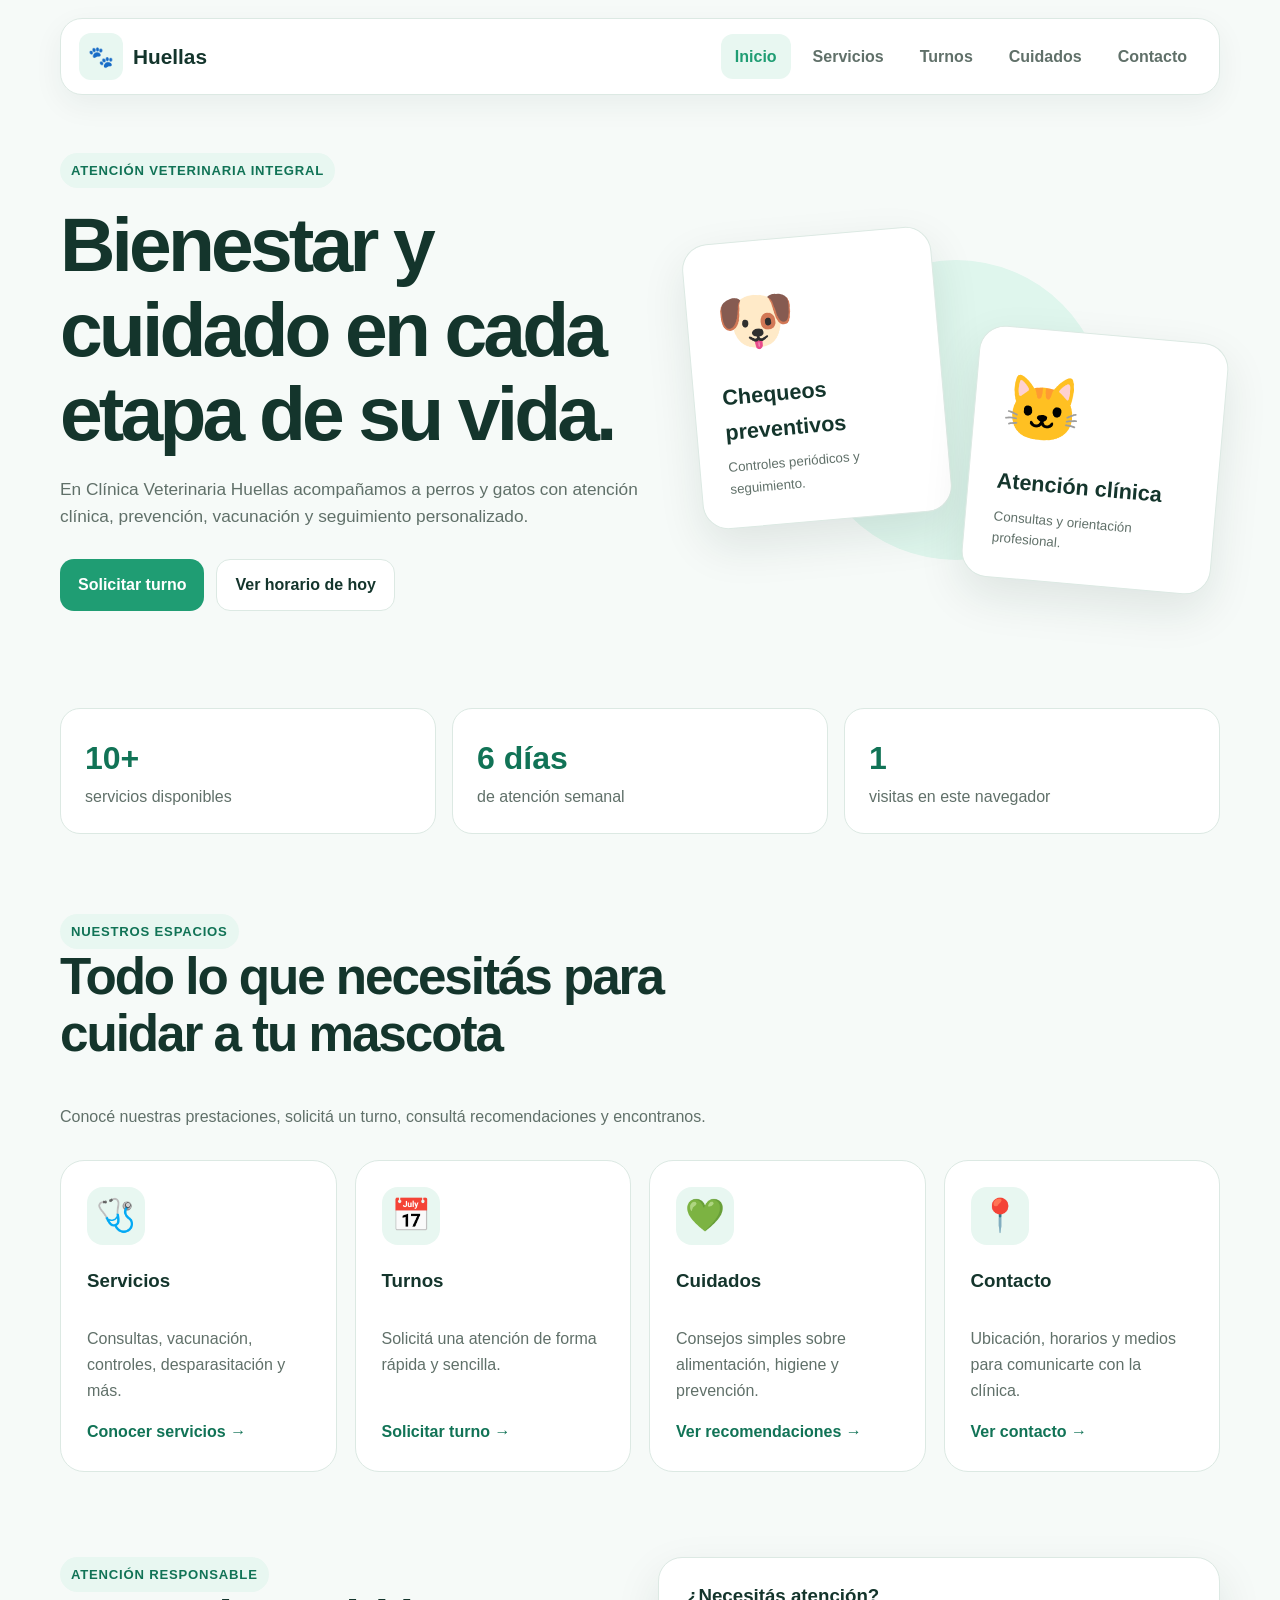
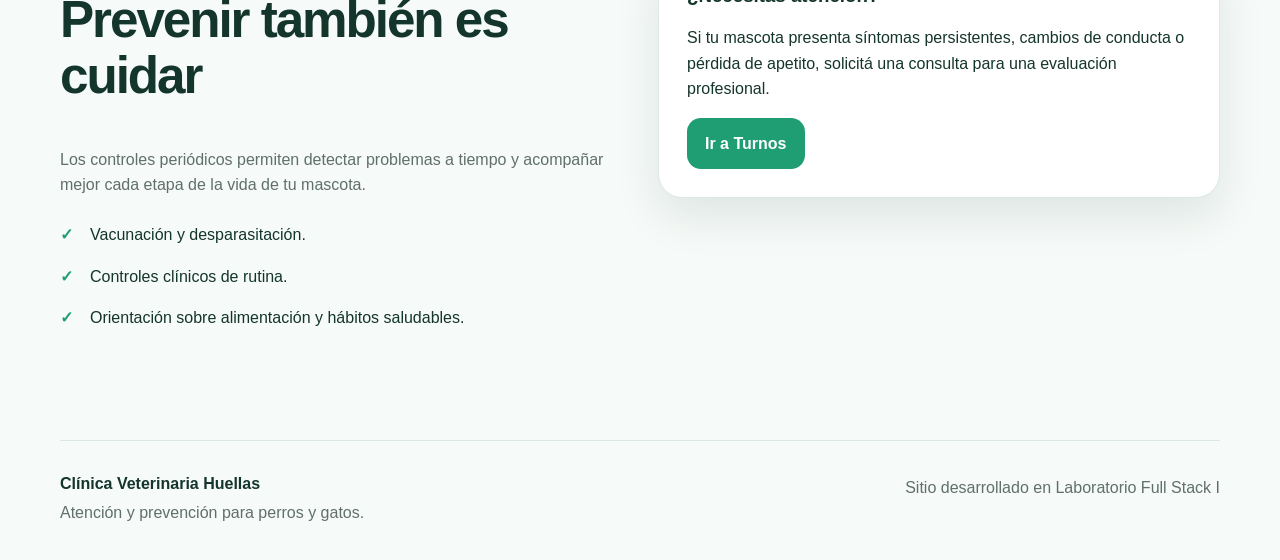
<file: index.html>
<!doctype html>
<html lang="es">
<head>
  <meta charset="utf-8">
  <meta name="viewport" content="width=device-width,initial-scale=1">
  <title>Clínica Veterinaria Huellas</title>
  <link rel="stylesheet" href="css/estilos.css">
</head>
<body>
<header class="topbar">
  <a class="logo" href="index.html"><span>🐾</span> Huellas</a>
  <button id="menuBtn" class="menuBtn" aria-label="Abrir menú">☰</button>
  <nav id="menu" class="menu">
    <a class="activo" href="index.html">Inicio</a>
    <a href="paginas/servicios.html">Servicios</a>
    <a href="paginas/turnos.html">Turnos</a>
    <a href="paginas/cuidados.html">Cuidados</a>
    <a href="paginas/contacto.html">Contacto</a>
  </nav>
</header>

<main>
  <section class="hero contenedor">
    <div>
      <span class="tag">Atención veterinaria integral</span>
      <h1>Bienestar y cuidado en cada etapa de su vida.</h1>
      <p class="lead">
        En Clínica Veterinaria Huellas acompañamos a perros y gatos con atención clínica,
        prevención, vacunación y seguimiento personalizado.
      </p>
      <div class="acciones">
        <a class="btn primario" href="paginas/turnos.html">Solicitar turno</a>
        <button class="btn secundario" id="horarioBtn">Ver horario de hoy</button>
      </div>
      <p id="horario" class="mensaje"></p>
    </div>

    <div class="heroVisual" aria-hidden="true">
      <article class="petCard perro">
        <span>🐶</span>
        <b>Chequeos preventivos</b>
        <small>Controles periódicos y seguimiento.</small>
      </article>
      <article class="petCard gato">
        <span>🐱</span>
        <b>Atención clínica</b>
        <small>Consultas y orientación profesional.</small>
      </article>
    </div>
  </section>

  <section class="stats contenedor">
    <article><strong>10+</strong><span>servicios disponibles</span></article>
    <article><strong>6 días</strong><span>de atención semanal</span></article>
    <article><strong id="contador">0</strong><span>visitas en este navegador</span></article>
  </section>

  <section class="contenedor seccion">
    <div class="titulo">
      <span class="tag">Nuestros espacios</span>
      <h2>Todo lo que necesitás para cuidar a tu mascota</h2>
      <p>Conocé nuestras prestaciones, solicitá un turno, consultá recomendaciones y encontranos.</p>
    </div>

    <div class="grid">
      <a class="card" href="paginas/servicios.html">
        <span class="icono">🩺</span>
        <h3>Servicios</h3>
        <p>Consultas, vacunación, controles, desparasitación y más.</p>
        <b>Conocer servicios →</b>
      </a>
      <a class="card" href="paginas/turnos.html">
        <span class="icono">📅</span>
        <h3>Turnos</h3>
        <p>Solicitá una atención de forma rápida y sencilla.</p>
        <b>Solicitar turno →</b>
      </a>
      <a class="card" href="paginas/cuidados.html">
        <span class="icono">💚</span>
        <h3>Cuidados</h3>
        <p>Consejos simples sobre alimentación, higiene y prevención.</p>
        <b>Ver recomendaciones →</b>
      </a>
      <a class="card" href="paginas/contacto.html">
        <span class="icono">📍</span>
        <h3>Contacto</h3>
        <p>Ubicación, horarios y medios para comunicarte con la clínica.</p>
        <b>Ver contacto →</b>
      </a>
    </div>
  </section>

  <section class="contenedor dosColumnas">
    <div>
      <span class="tag">Atención responsable</span>
      <h2>Prevenir también es cuidar</h2>
      <p class="texto">
        Los controles periódicos permiten detectar problemas a tiempo y acompañar mejor
        cada etapa de la vida de tu mascota.
      </p>
      <ul class="check">
        <li>Vacunación y desparasitación.</li>
        <li>Controles clínicos de rutina.</li>
        <li>Orientación sobre alimentación y hábitos saludables.</li>
      </ul>
    </div>
    <div class="nota">
      <h3>¿Necesitás atención?</h3>
      <p>
        Si tu mascota presenta síntomas persistentes, cambios de conducta o pérdida de apetito,
        solicitá una consulta para una evaluación profesional.
      </p>
      <a class="btn primario" href="paginas/turnos.html">Ir a Turnos</a>
    </div>
  </section>
</main>

<footer class="footer contenedor">
  <div>
    <b>Clínica Veterinaria Huellas</b>
    <p>Atención y prevención para perros y gatos.</p>
  </div>
  <p class="materia">Sitio desarrollado en Laboratorio Full Stack I</p>
</footer>

<script src="js/script.js"></script>
</body>
</html>
</file>
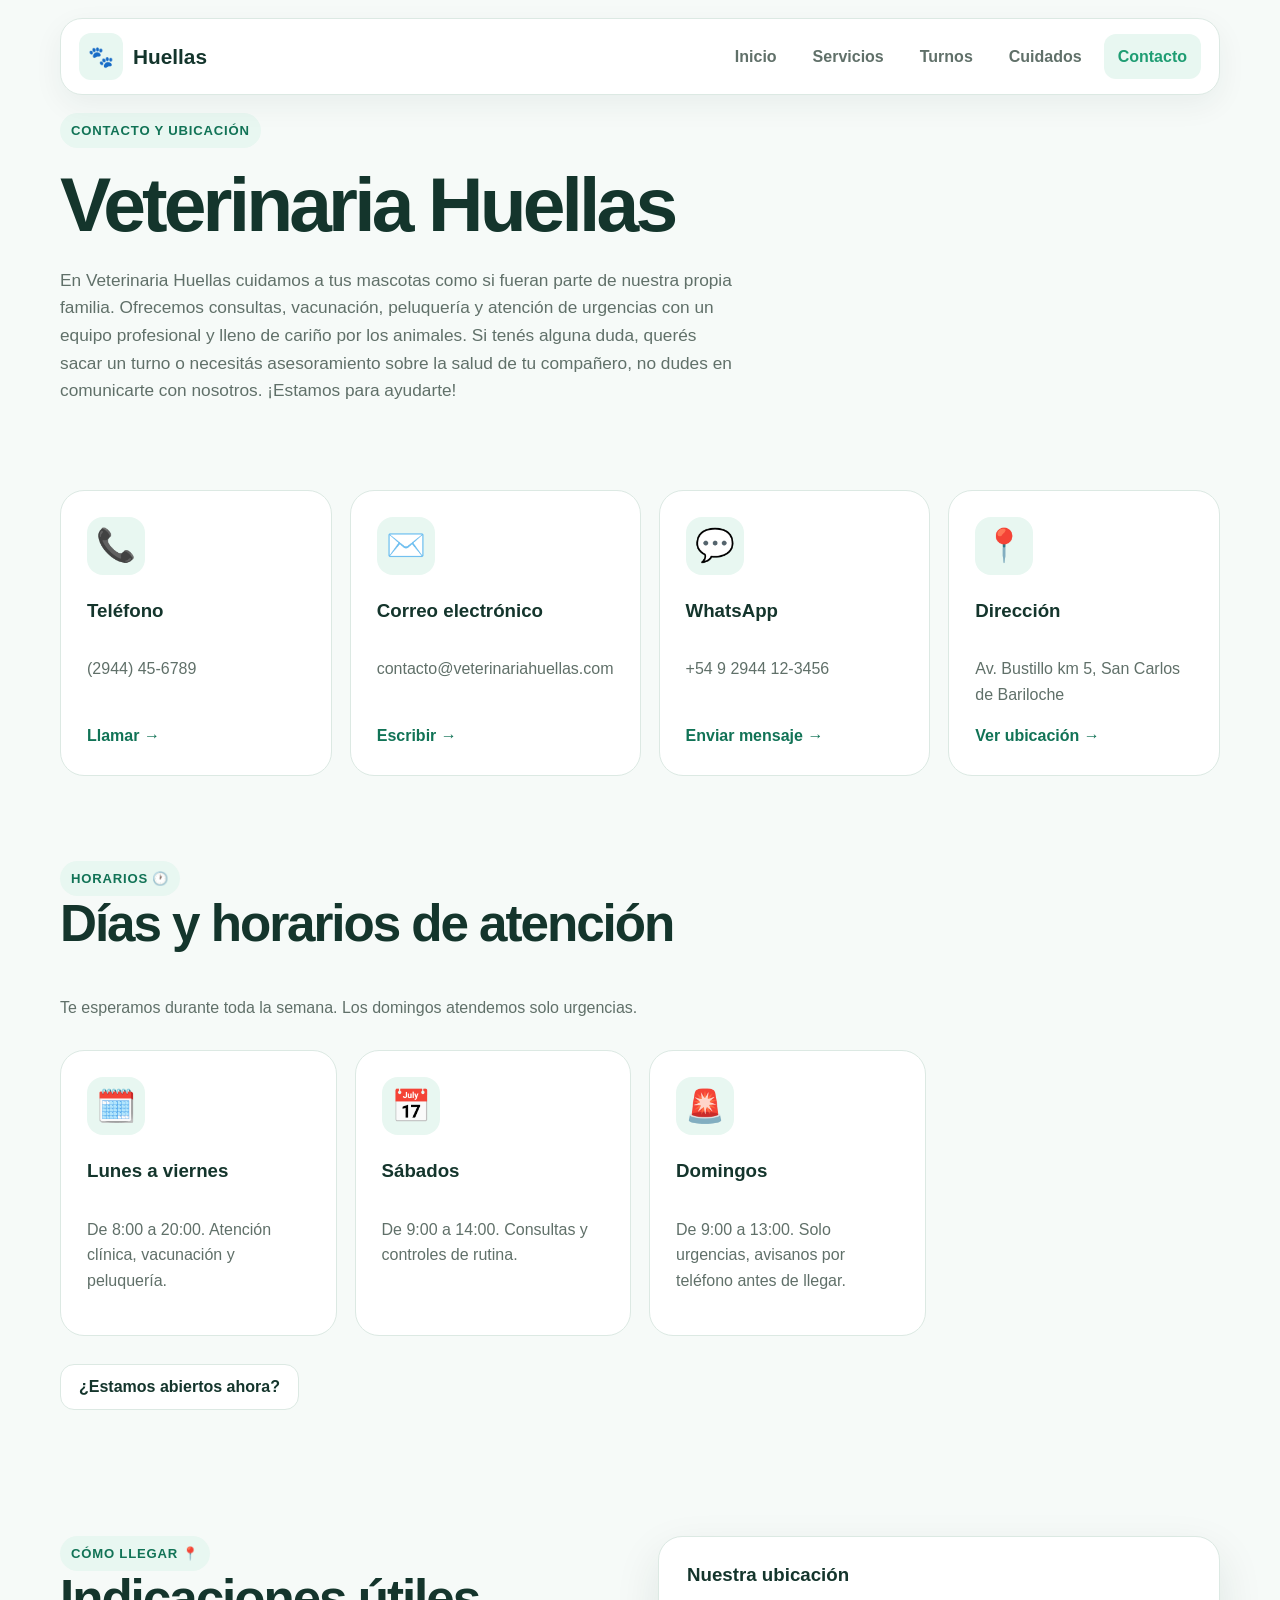
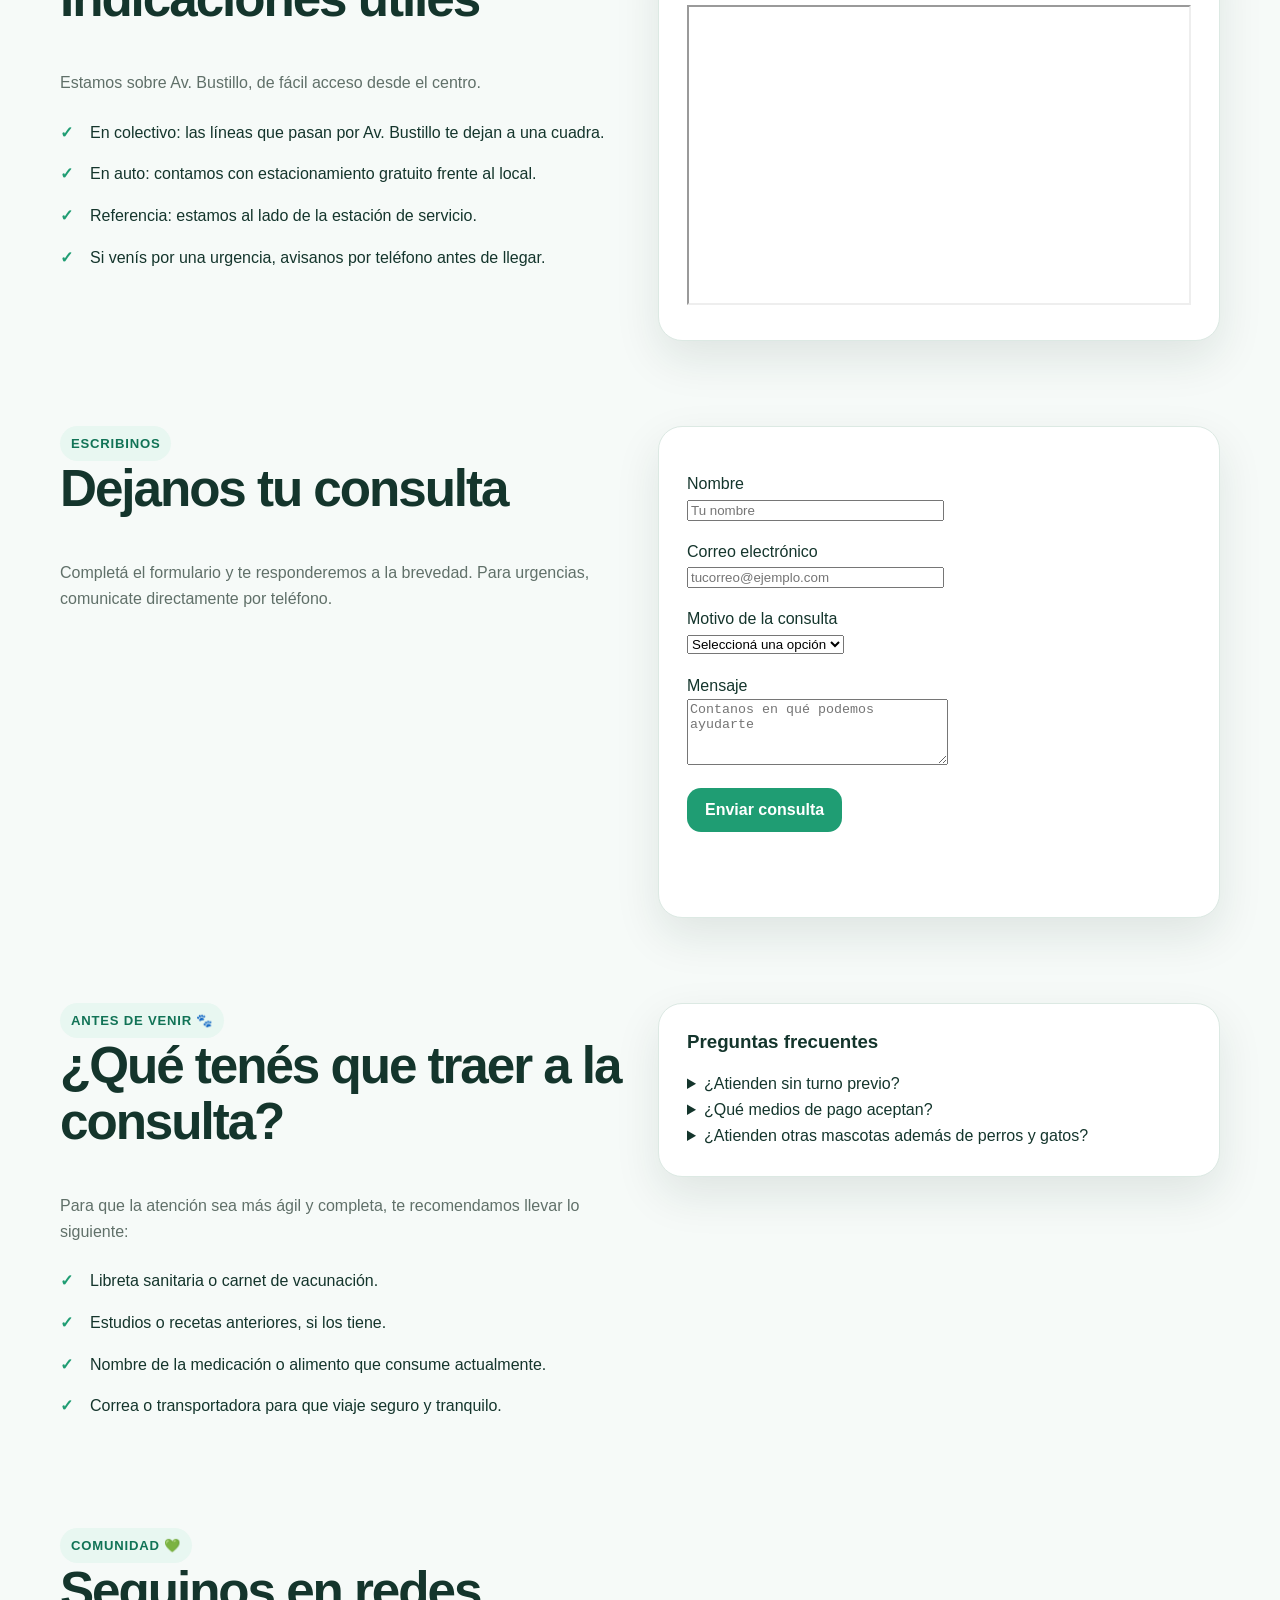
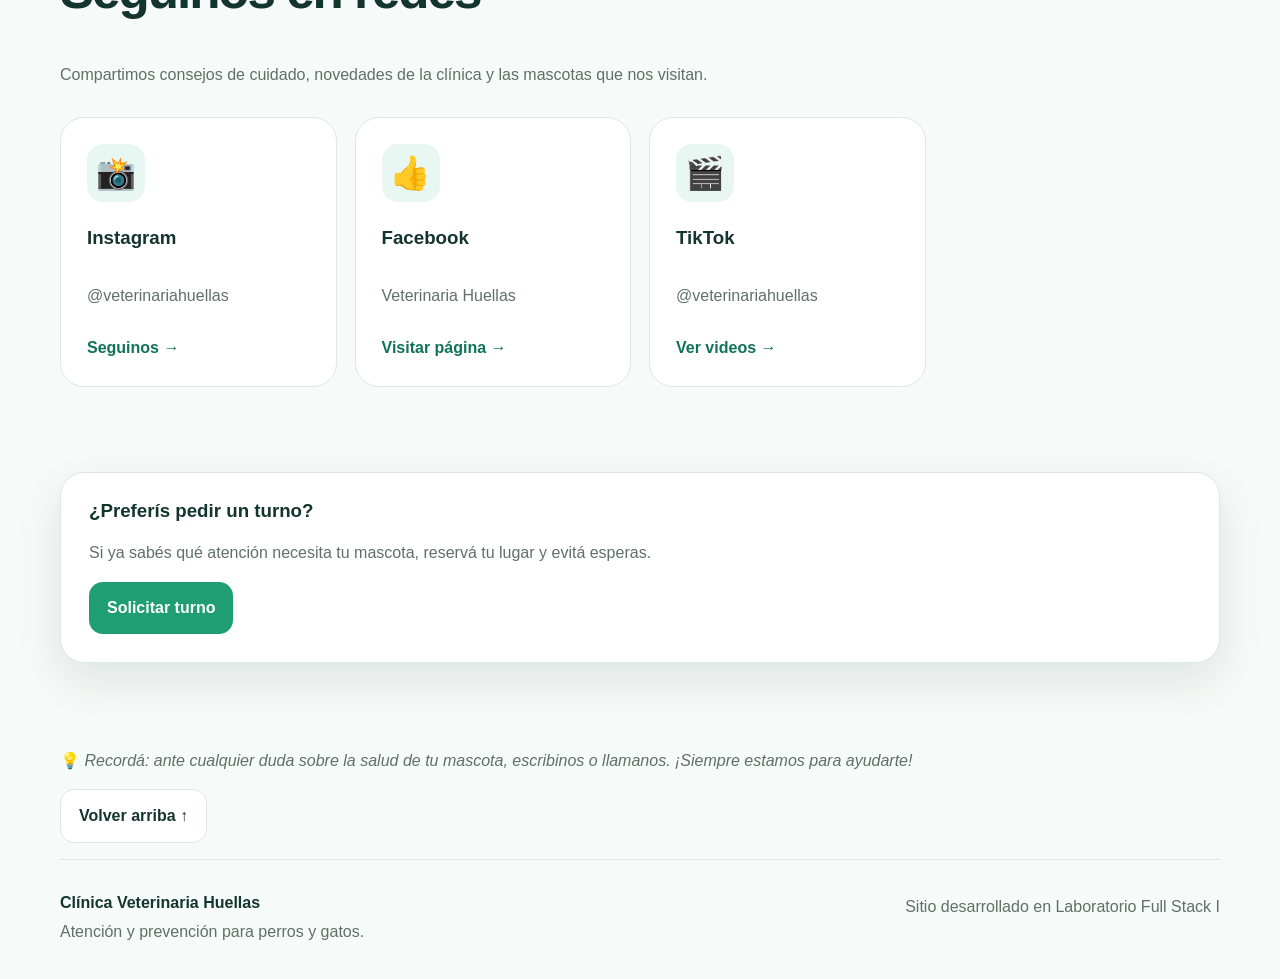
<file: paginas/contacto.html>
<!doctype html>
<html lang="es">
<head>
  <meta charset="utf-8">
  <meta name="viewport" content="width=device-width, initial-scale=1">
  <title>Contacto y ubicación | Clínica Veterinaria Huellas</title>
  <link rel="stylesheet" href="../css/estilos.css">
</head>
<body>

<header class="topbar">
  <a class="logo" href="../index.html"><span>🐾</span> Huellas</a>
  <button id="menuBtn" class="menuBtn" aria-label="Abrir menú">☰</button>
  <nav id="menu" class="menu">
    <a href="../index.html">Inicio</a>
    <a href="servicios.html">Servicios</a>
    <a href="turnos.html">Turnos</a>
    <a href="cuidados.html">Cuidados</a>
    <a class="activo" href="contacto.html">Contacto</a>
  </nav>
</header>

<main>

  <!-- Título e introducción -->
  <section class="contenedor seccion">
    <div class="titulo">
      <span class="tag">Contacto y ubicación</span>
      <h1>Veterinaria Huellas</h1>
      <p class="lead">
        En Veterinaria Huellas cuidamos a tus mascotas como si fueran parte de nuestra
        propia familia. Ofrecemos consultas, vacunación, peluquería y atención de
        urgencias con un equipo profesional y lleno de cariño por los animales.
        Si tenés alguna duda, querés sacar un turno o necesitás asesoramiento sobre
        la salud de tu compañero, no dudes en comunicarte con nosotros. ¡Estamos
        para ayudarte!
      </p>
    </div>
  </section>

  <!-- Medios de contacto -->
  <section class="contenedor seccion">
    <div class="grid">
      <a class="card" href="tel:+542944456789">
        <span class="icono">📞</span>
        <h3>Teléfono</h3>
        <p>(2944) 45-6789</p>
        <b>Llamar →</b>
      </a>
      <a class="card" href="mailto:contacto@veterinariahuellas.com">
        <span class="icono">✉️</span>
        <h3>Correo electrónico</h3>
        <p>contacto@veterinariahuellas.com</p>
        <b>Escribir →</b>
      </a>
      <a class="card" href="https://wa.me/5492944123456" target="_blank" rel="noopener">
        <span class="icono">💬</span>
        <h3>WhatsApp</h3>
        <p>+54 9 2944 12-3456</p>
        <b>Enviar mensaje →</b>
      </a>
      <a class="card" href="#ubicacion">
        <span class="icono">📍</span>
        <h3>Dirección</h3>
        <p>Av. Bustillo km 5, San Carlos de Bariloche</p>
        <b>Ver ubicación →</b>
      </a>
    </div>
  </section>

  <!-- Días y horarios -->
  <section class="contenedor seccion">
    <div class="titulo">
      <span class="tag">Horarios 🕐</span>
      <h2>Días y horarios de atención</h2>
      <p>Te esperamos durante toda la semana. Los domingos atendemos solo urgencias.</p>
    </div>
    <div class="grid">
      <article class="card">
        <span class="icono">🗓️</span>
        <h3>Lunes a viernes</h3>
        <p>De 8:00 a 20:00. Atención clínica, vacunación y peluquería.</p>
      </article>
      <article class="card">
        <span class="icono">📅</span>
        <h3>Sábados</h3>
        <p>De 9:00 a 14:00. Consultas y controles de rutina.</p>
      </article>
      <article class="card">
        <span class="icono">🚨</span>
        <h3>Domingos</h3>
        <p>De 9:00 a 13:00. Solo urgencias, avisanos por teléfono antes de llegar.</p>
      </article>
    </div>
    <div class="acciones">
      <button class="btn secundario" id="abiertoBtn">¿Estamos abiertos ahora?</button>
    </div>
    <p id="estadoAtencion" class="mensaje" role="status"></p>
  </section>

  <!-- Ubicación y cómo llegar -->
  <section class="contenedor dosColumnas" id="ubicacion">
    <div>
      <span class="tag">Cómo llegar 📍</span>
      <h2>Indicaciones útiles</h2>
      <p class="texto">Estamos sobre Av. Bustillo, de fácil acceso desde el centro.</p>
      <ul class="check">
        <li>En colectivo: las líneas que pasan por Av. Bustillo te dejan a una cuadra.</li>
        <li>En auto: contamos con estacionamiento gratuito frente al local.</li>
        <li>Referencia: estamos al lado de la estación de servicio.</li>
        <li>Si venís por una urgencia, avisanos por teléfono antes de llegar.</li>
      </ul>
    </div>
    <div class="nota">
      <h3>Nuestra ubicación</h3>
      <!-- Reemplazá el src por el mapa de tu dirección real (Google Maps > Compartir > Insertar un mapa) -->
      <iframe src="https://www.google.com/maps?q=San+Carlos+de+Bariloche&output=embed"
              width="100%" height="300" loading="lazy"
              title="Mapa de ubicación de Veterinaria Huellas"></iframe>
    </div>
  </section>

  <!-- Formulario -->
  <section class="contenedor dosColumnas">
    <div>
      <span class="tag">Escribinos</span>
      <h2>Dejanos tu consulta</h2>
      <p class="texto">
        Completá el formulario y te responderemos a la brevedad.
        Para urgencias, comunicate directamente por teléfono.
      </p>
    </div>

    <div class="nota">
      <form id="formContacto" novalidate>
        <p>
          <label for="nombre">Nombre</label><br>
          <input type="text" id="nombre" placeholder="Tu nombre" size="30">
        </p>
        <p>
          <label for="email">Correo electrónico</label><br>
          <input type="email" id="email" placeholder="tucorreo@ejemplo.com" size="30">
        </p>
        <p>
          <label for="motivo">Motivo de la consulta</label><br>
          <select id="motivo">
            <option value="">Seleccioná una opción</option>
            <option>Consulta general</option>
            <option>Vacunación</option>
            <option>Peluquería</option>
            <option>Urgencia</option>
            <option>Otro</option>
          </select>
        </p>
        <p>
          <label for="consulta">Mensaje</label><br>
          <textarea id="consulta" rows="4" cols="30" placeholder="Contanos en qué podemos ayudarte"></textarea>
        </p>
        <button type="submit" class="btn primario">Enviar consulta</button>
        <p id="mensajeForm" class="mensaje" role="status"></p>
      </form>
    </div>
  </section>

  <!-- Antes de venir + preguntas frecuentes -->
  <section class="contenedor dosColumnas">
    <div>
      <span class="tag">Antes de venir 🐾</span>
      <h2>¿Qué tenés que traer a la consulta?</h2>
      <p class="texto">
        Para que la atención sea más ágil y completa, te recomendamos llevar lo siguiente:
      </p>
      <ul class="check">
        <li>Libreta sanitaria o carnet de vacunación.</li>
        <li>Estudios o recetas anteriores, si los tiene.</li>
        <li>Nombre de la medicación o alimento que consume actualmente.</li>
        <li>Correa o transportadora para que viaje seguro y tranquilo.</li>
      </ul>
    </div>

    <div class="nota">
      <h3>Preguntas frecuentes</h3>
      <details>
        <summary>¿Atienden sin turno previo?</summary>
        <p class="texto">Sí, atendemos por orden de llegada, pero con turno evitás esperas. Las urgencias tienen prioridad.</p>
      </details>
      <details>
        <summary>¿Qué medios de pago aceptan?</summary>
        <p class="texto">Efectivo, transferencia y tarjetas de débito y crédito.</p>
      </details>
      <details>
        <summary>¿Atienden otras mascotas además de perros y gatos?</summary>
        <p class="texto">Nuestra atención está pensada para perros y gatos. Consultanos por teléfono ante cualquier otro caso.</p>
      </details>
    </div>
  </section>

  <!-- Redes sociales -->
  <section class="contenedor seccion">
    <div class="titulo">
      <span class="tag">Comunidad 💚</span>
      <h2>Seguinos en redes</h2>
      <p>Compartimos consejos de cuidado, novedades de la clínica y las mascotas que nos visitan.</p>
    </div>
    <div class="grid">
      <a class="card" href="https://www.instagram.com/" target="_blank" rel="noopener">
        <span class="icono">📸</span>
        <h3>Instagram</h3>
        <p>@veterinariahuellas</p>
        <b>Seguinos →</b>
      </a>
      <a class="card" href="https://www.facebook.com/" target="_blank" rel="noopener">
        <span class="icono">👍</span>
        <h3>Facebook</h3>
        <p>Veterinaria Huellas</p>
        <b>Visitar página →</b>
      </a>
      <a class="card" href="https://www.tiktok.com/" target="_blank" rel="noopener">
        <span class="icono">🎬</span>
        <h3>TikTok</h3>
        <p>@veterinariahuellas</p>
        <b>Ver videos →</b>
      </a>
    </div>
  </section>

  <!-- Llamado a la acción -->
  <section class="contenedor seccion">
    <div class="nota">
      <h3>¿Preferís pedir un turno?</h3>
      <p class="texto">
        Si ya sabés qué atención necesita tu mascota, reservá tu lugar y evitá esperas.
      </p>
      <a class="btn primario" href="turnos.html">Solicitar turno</a>
    </div>
  </section>

  <!-- Recordatorio final -->
  <section class="contenedor">
    <p class="texto">
      💡 <em>Recordá: ante cualquier duda sobre la salud de tu mascota, escribinos o llamanos. ¡Siempre estamos para ayudarte!</em>
    </p>
    <p><a class="btn secundario" href="#">Volver arriba ↑</a></p>
  </section>
</main>

<footer class="footer contenedor">
  <div>
    <b>Clínica Veterinaria Huellas</b>
    <p>Atención y prevención para perros y gatos.</p>
  </div>
  <p class="materia">Sitio desarrollado en Laboratorio Full Stack I</p>
</footer>

<script src="../js/script.js"></script>
<script>
  // Validación del formulario de contacto (propia de esta página)
  const formContacto = document.getElementById("formContacto");
  const mensajeForm = document.getElementById("mensajeForm");

  formContacto.addEventListener("submit", (e) => {
    e.preventDefault();
    const nombre = document.getElementById("nombre").value.trim();
    const email = document.getElementById("email").value.trim();
    const motivo = document.getElementById("motivo").value;
    const consulta = document.getElementById("consulta").value.trim();
    const emailValido = /^[^\s@]+@[^\s@]+\.[^\s@]+$/.test(email);

    if (!nombre || !email || !motivo || !consulta) {
      mensajeForm.textContent = "Por favor completá todos los campos.";
      return;
    }
    if (!emailValido) {
      mensajeForm.textContent = "Ingresá un correo electrónico válido.";
      return;
    }

    mensajeForm.textContent = "¡Gracias " + nombre + "! Recibimos tu consulta y te responderemos a la brevedad.";
    formContacto.reset();
  });

  // ¿Estamos abiertos ahora?
  const abiertoBtn = document.getElementById("abiertoBtn");
  const estadoAtencion = document.getElementById("estadoAtencion");

  if (abiertoBtn && estadoAtencion) {
    abiertoBtn.addEventListener("click", () => {
      const ahora = new Date();
      const dia = ahora.getDay();
      const hora = ahora.getHours() + ahora.getMinutes() / 60;

      if (dia === 0) {
        estadoAtencion.textContent = (hora >= 9 && hora < 13)
          ? "Ahora atendemos urgencias (hasta las 13:00)."
          : "Hoy domingo solo atendemos urgencias de 9:00 a 13:00.";
      } else if (dia === 6) {
        estadoAtencion.textContent = (hora >= 9 && hora < 14)
          ? "¡Estamos abiertos! Hoy atendemos hasta las 14:00."
          : "Hoy sábado atendemos de 9:00 a 14:00.";
      } else {
        estadoAtencion.textContent = (hora >= 8 && hora < 20)
          ? "¡Estamos abiertos! Hoy atendemos hasta las 20:00."
          : "Hoy atendemos de 8:00 a 20:00.";
      }
    });
  }
</script>
</body>
</html>
</file>
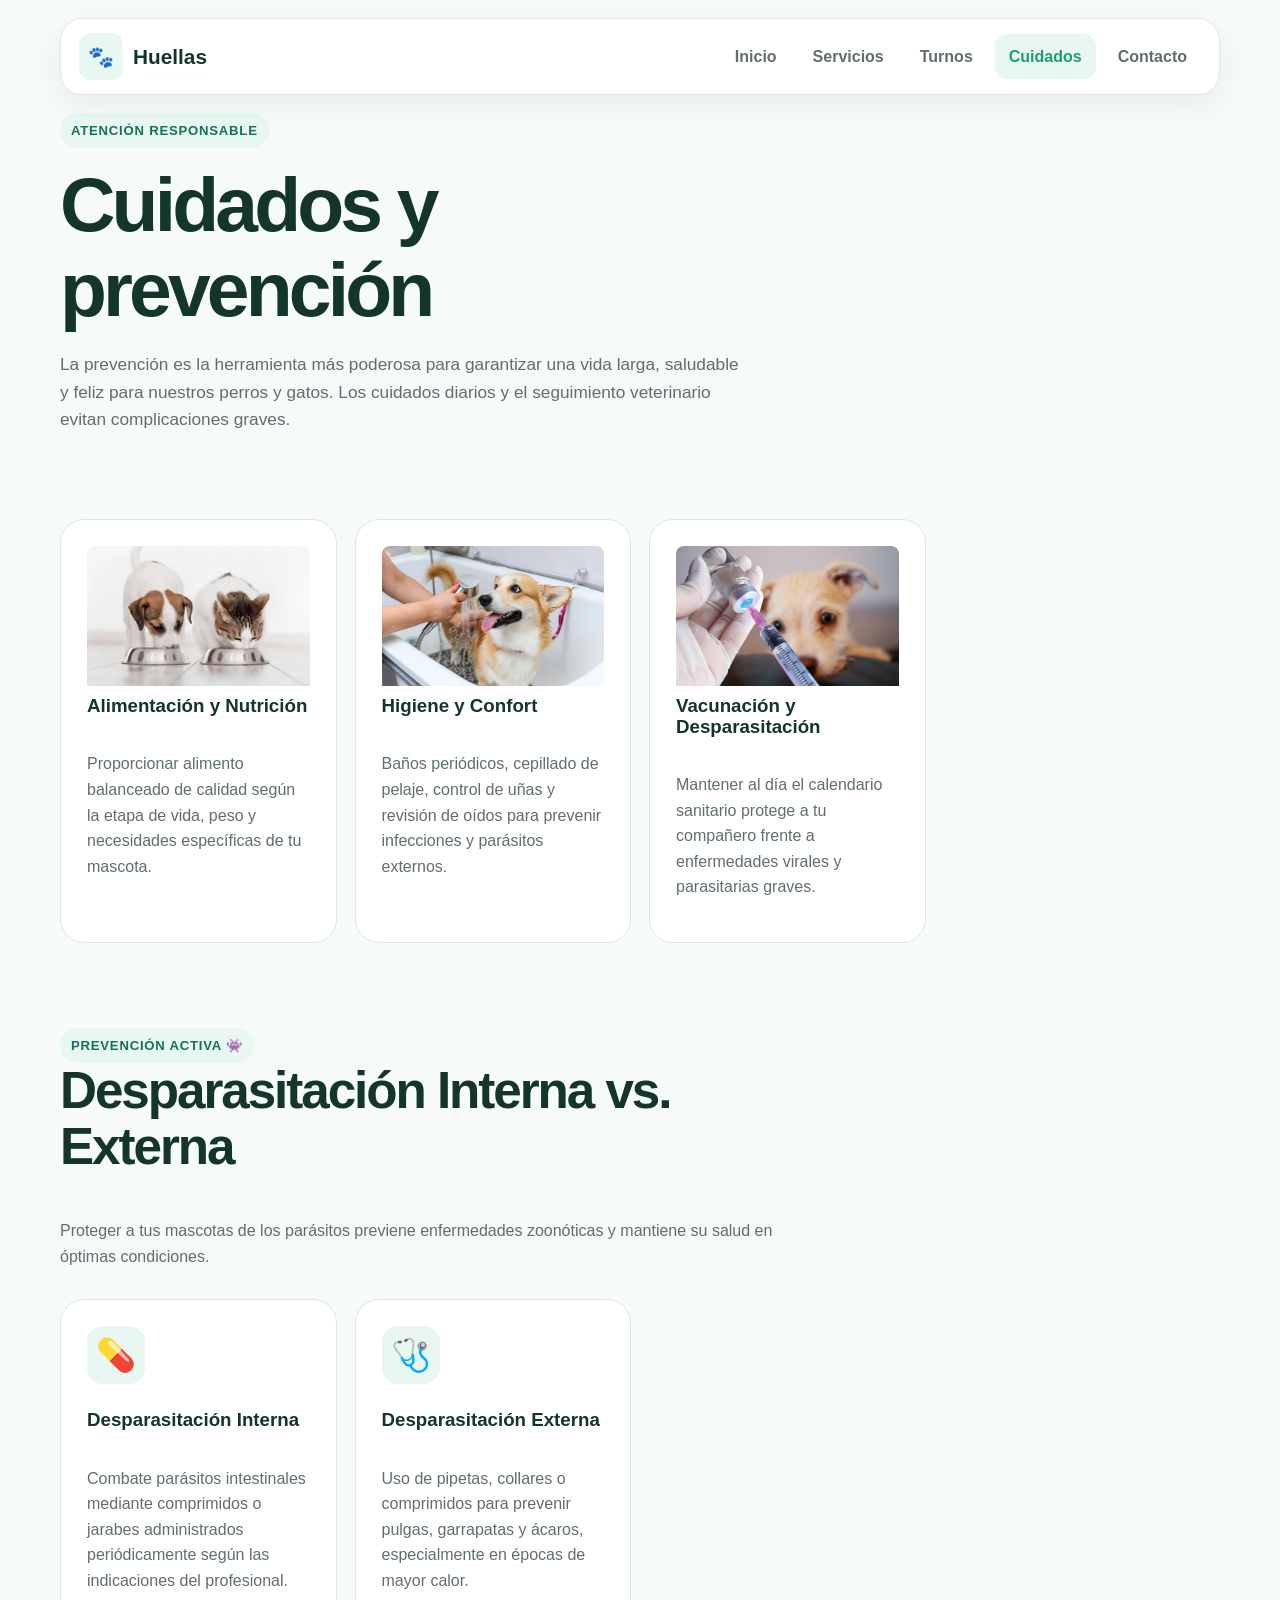
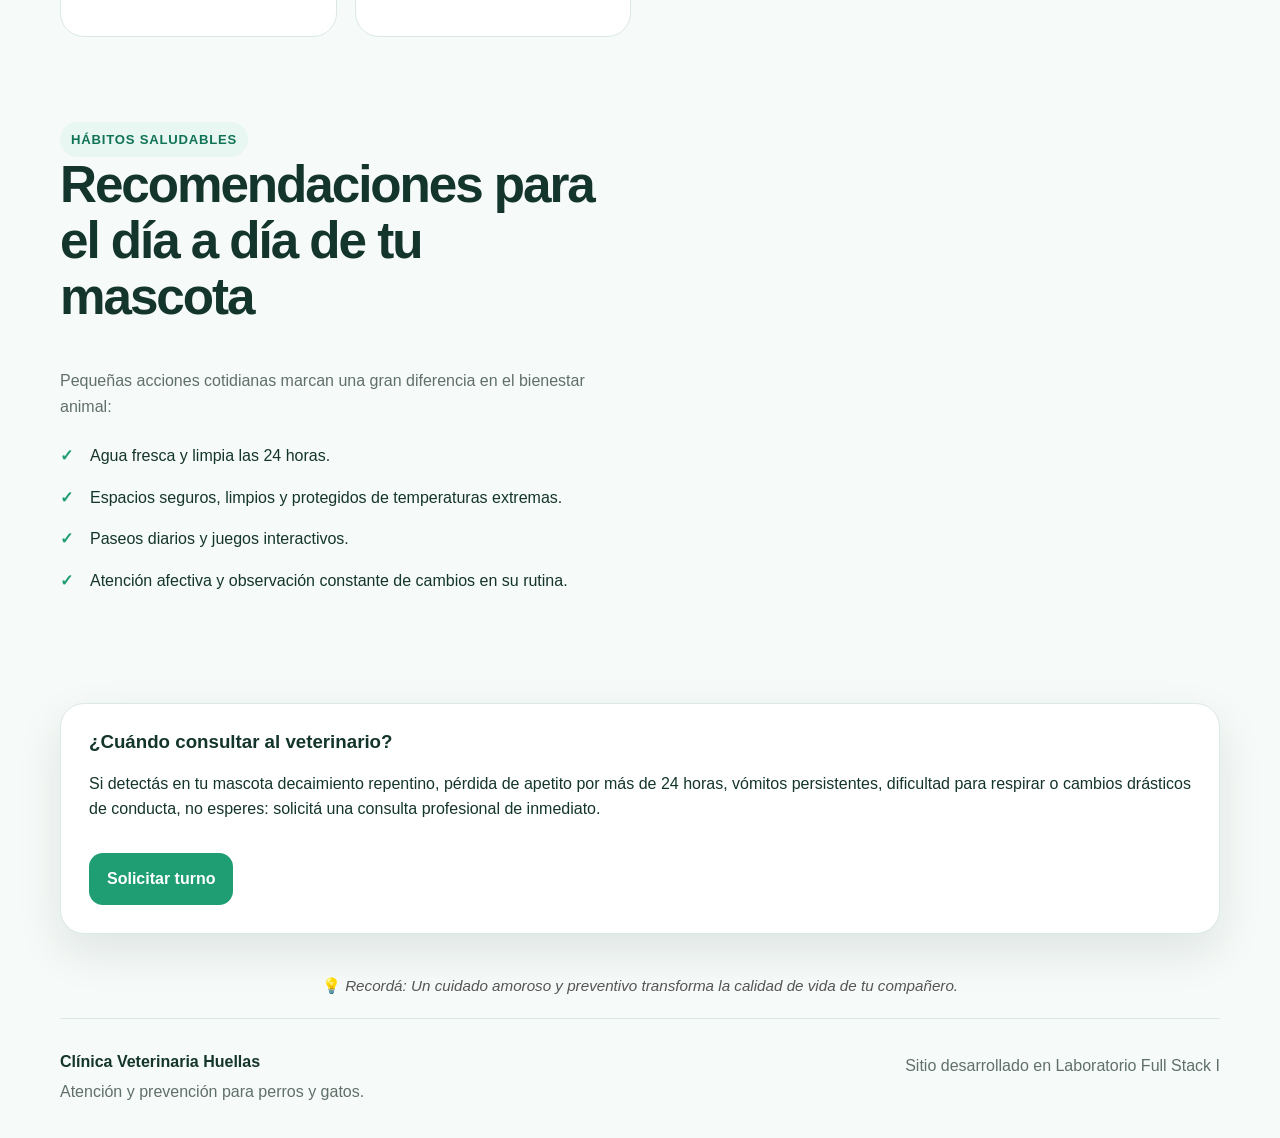
<file: paginas/cuidados.html>
<!doctype html>
<html lang="es">
<head>
  <meta charset="utf-8">
  <meta name="viewport" content="width=device-width, initial-scale=1">
  <title>Cuidados y prevención | Clínica Veterinaria Huellas</title>
  <link rel="stylesheet" href="../css/estilos.css">
</head>
<body>

<header class="topbar">
  <a class="logo" href="../index.html"><span>🐾</span> Huellas</a>
  <button id="menuBtn" class="menuBtn" aria-label="Abrir menú">☰</button>
  <nav id="menu" class="menu">
    <a href="../index.html">Inicio</a>
    <a href="servicios.html">Servicios</a>
    <a href="turnos.html">Turnos</a>
    <a class="activo" href="cuidados.html">Cuidados</a>
    <a href="contacto.html">Contacto</a>
  </nav>
</header>

<main>

  <section class="contenedor seccion">
    <div class="titulo">
      <span class="tag">Atención responsable</span>
      <h1>Cuidados y prevención</h1>
      <p class="lead" style="margin-top: 15px;">
        La prevención es la herramienta más poderosa para garantizar una vida larga, saludable y feliz 
        para nuestros perros y gatos. Los cuidados diarios y el seguimiento veterinario evitan complicaciones graves.
      </p>
    </div>
  </section>

  <section class="contenedor seccion">
    <div class="grid">
      <article class="card">
        <img src="../img/alimentacion.jpg" alt="Alimentación y Nutrición" style="width: 100%; height: 140px; object-fit: cover; border-radius: 8px 8px 0 0; margin-bottom: 10px;">
        
        <h3>Alimentación y Nutrición</h3>
        <p>Proporcionar alimento balanceado de calidad según la etapa de vida, peso y necesidades específicas de tu mascota.</p>
      </article>

      <article class="card">
        <img src="../img/higiene.jpg" alt="Higiene y Confort" style="width: 100%; height: 140px; object-fit: cover; border-radius: 8px 8px 0 0; margin-bottom: 10px;">
        
        <h3>Higiene y Confort</h3>
        <p>Baños periódicos, cepillado de pelaje, control de uñas y revisión de oídos para prevenir infecciones y parásitos externos.</p>
      </article>

      <article class="card">
        <img src="../img/vacuna.jpg" alt="Vacunación y Desparasitación" style="width: 100%; height: 140px; object-fit: cover; border-radius: 8px 8px 0 0; margin-bottom: 10px;">
        
        <h3>Vacunación y Desparasitación</h3>
        <p>Mantener al día el calendario sanitario protege a tu compañero frente a enfermedades virales y parasitarias graves.</p>
      </article>
    </div>
  </section>


    <section class="contenedor seccion" style="margin-top: 20px;">
    <div class="titulo">
      <span class="tag">Prevención activa 👾</span>
      <h2>Desparasitación Interna vs. Externa</h2>
      <p>Proteger a tus mascotas de los parásitos previene enfermedades zoonóticas y mantiene su salud en óptimas condiciones.</p>
    </div>

    <div class="grid" style="margin-top: 20px;">
      <article class="card">
        <span class="icono">💊</span>
        <h3>Desparasitación Interna</h3>
        <p>Combate parásitos intestinales mediante comprimidos o jarabes administrados periódicamente según las indicaciones del profesional.</p>
      </article>

      <article class="card">
        <span class="icono">🩺</span>
        <h3>Desparasitación Externa</h3>
        <p>Uso de pipetas, collares o comprimidos para prevenir pulgas, garrapatas y ácaros, especialmente en épocas de mayor calor.</p>
      </article>
    </div>
  </section>

  <section class="contenedor dosColumnas" style="margin-top: 20px;">
    <div>
      <span class="tag">Hábitos saludables</span>
      <h2>Recomendaciones para el día a día de tu mascota</h2>
      <p class="texto">
        Pequeñas acciones cotidianas marcan una gran diferencia en el bienestar animal:
      </p>
      <ul class="check">
        <li>Agua fresca y limpia las 24 horas.</li>
        <li>Espacios seguros, limpios y protegidos de temperaturas extremas.</li>
        <li>Paseos diarios y juegos interactivos.</li>
        <li>Atención afectiva y observación constante de cambios en su rutina.</li>
      </ul>
    </div>
  </section>


  <section class="contenedor" style="margin-bottom: 40px;">
    <div class="nota">
      <h3>¿Cuándo consultar al veterinario?</h3>
      <p>
        Si detectás en tu mascota decaimiento repentino, pérdida de apetito por más de 24 horas, vómitos persistentes, 
        dificultad para respirar o cambios drásticos de conducta, no esperes: solicitá una consulta profesional de inmediato.
      </p>
      <a class="btn primario" href="turnos.html" style="margin-top: 15px; display: inline-block;">Solicitar turno</a>
    </div>
  </section>



  <section class="contenedor" style="text-align: center; margin-top: 30px; margin-bottom: 20px;">
    <p style="font-size: 0.95rem; color: #555;">
      💡 <em>Recordá: Un cuidado amoroso y preventivo transforma la calidad de vida de tu compañero.</em>
    </p>
  </section>
</main>


<footer class="footer contenedor">
  <div>
    <b>Clínica Veterinaria Huellas</b>
    <p>Atención y prevención para perros y gatos.</p>
  </div>
  <p class="materia">Sitio desarrollado en Laboratorio Full Stack I</p>
</footer>

<script src="../js/script.js"></script>
</body>
</html>
</file>
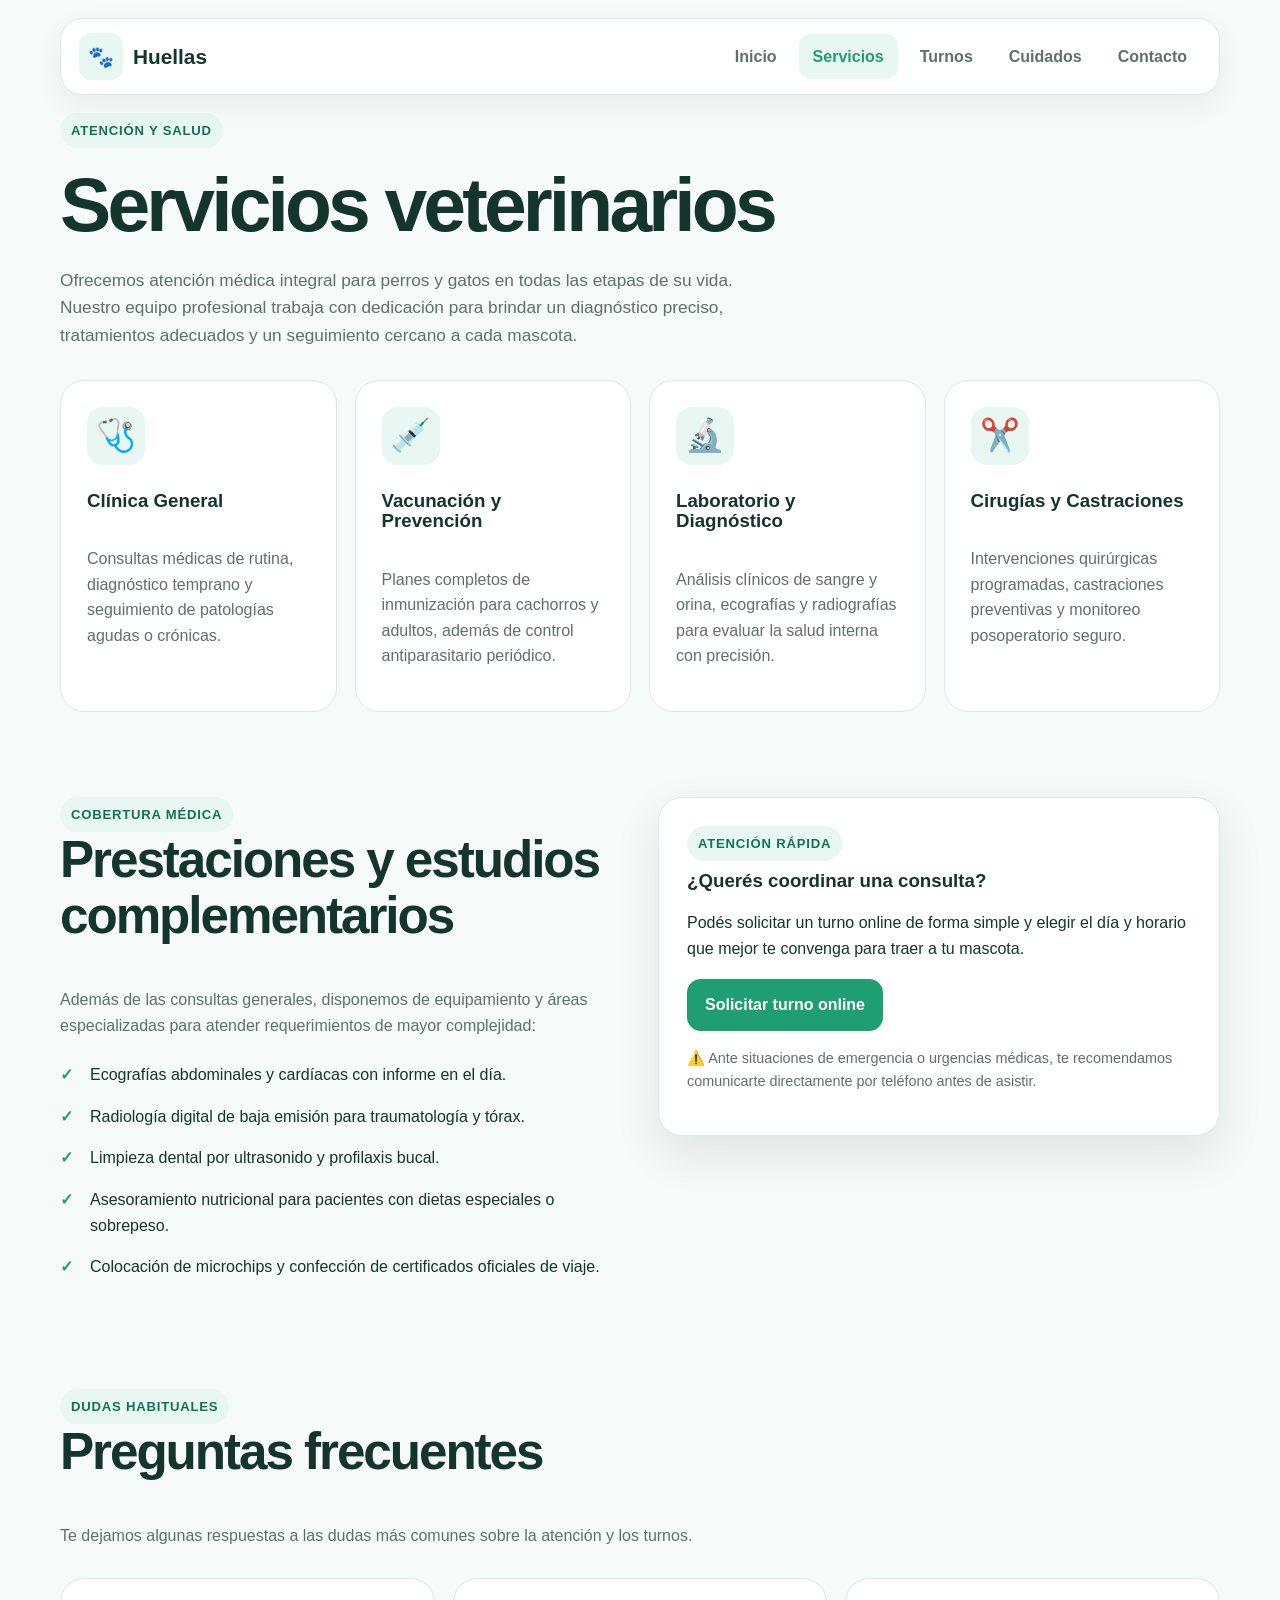
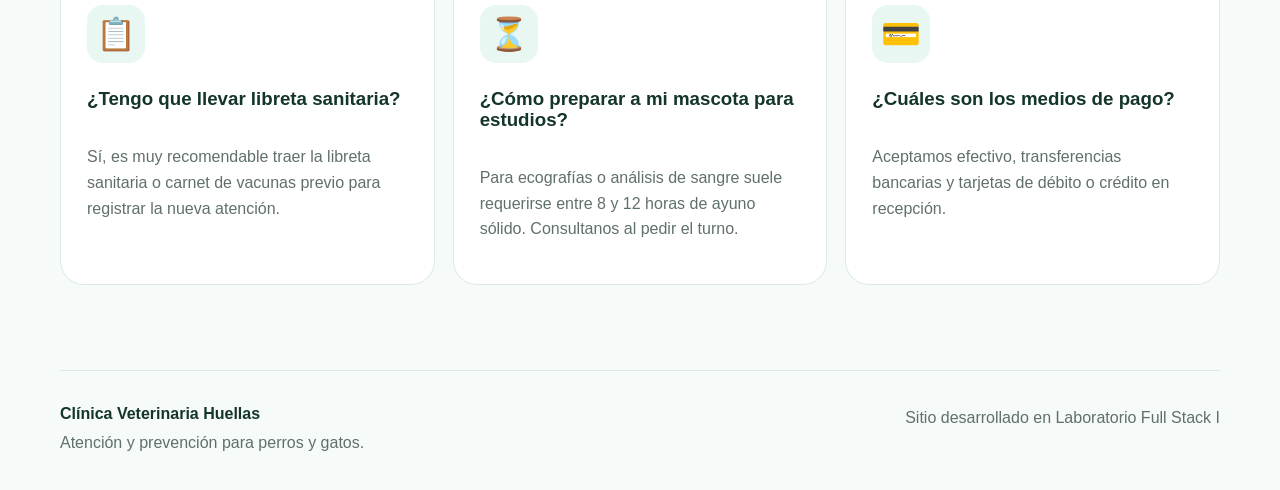
<file: paginas/servicios.html>
<!doctype html>
<html lang="es">
<head>
  <meta charset="utf-8">
  <meta name="viewport" content="width=device-width, initial-scale=1">
  <title>Servicios veterinarios | Clínica Veterinaria Huellas</title>
  <link rel="stylesheet" href="../css/estilos.css">
</head>
<body>

<header class="topbar">
  <a class="logo" href="../index.html"><span>🐾</span> Huellas</a>
  <button id="menuBtn" class="menuBtn" aria-label="Abrir menú">☰</button>
  <nav id="menu" class="menu">
    <a href="../index.html">Inicio</a>
    <a class="activo" href="servicios.html">Servicios</a>
    <a href="turnos.html">Turnos</a>
    <a href="cuidados.html">Cuidados</a>
    <a href="contacto.html">Contacto</a>
  </nav>
</header>

<main>
  <section class="contenedor seccion">
    <div class="titulo">
      <span class="tag">Atención y salud</span>
      <h1>Servicios veterinarios</h1>
      <p class="lead">
        Ofrecemos atención médica integral para perros y gatos en todas las etapas de su vida. 
        Nuestro equipo profesional trabaja con dedicación para brindar un diagnóstico preciso, 
        tratamientos adecuados y un seguimiento cercano a cada mascota.
      </p>
    </div>

    <div class="grid">
      <article class="card">
        <span class="icono">🩺</span>
        <h3>Clínica General</h3>
        <p>Consultas médicas de rutina, diagnóstico temprano y seguimiento de patologías agudas o crónicas.</p>
      </article>

      <article class="card">
        <span class="icono">💉</span>
        <h3>Vacunación y Prevención</h3>
        <p>Planes completos de inmunización para cachorros y adultos, además de control antiparasitario periódico.</p>
      </article>

      <article class="card">
        <span class="icono">🔬</span>
        <h3>Laboratorio y Diagnóstico</h3>
        <p>Análisis clínicos de sangre y orina, ecografías y radiografías para evaluar la salud interna con precisión.</p>
      </article>

      <article class="card">
        <span class="icono">✂️</span>
        <h3>Cirugías y Castraciones</h3>
        <p>Intervenciones quirúrgicas programadas, castraciones preventivas y monitoreo posoperatorio seguro.</p>
      </article>
    </div>
  </section>

  <section class="contenedor dosColumnas">
    <div>
      <span class="tag">Cobertura médica</span>
      <h2>Prestaciones y estudios complementarios</h2>
      <p class="texto">
        Además de las consultas generales, disponemos de equipamiento y áreas especializadas 
        para atender requerimientos de mayor complejidad:
      </p>
      <ul class="check">
        <li>Ecografías abdominales y cardíacas con informe en el día.</li>
        <li>Radiología digital de baja emisión para traumatología y tórax.</li>
        <li>Limpieza dental por ultrasonido y profilaxis bucal.</li>
        <li>Asesoramiento nutricional para pacientes con dietas especiales o sobrepeso.</li>
        <li>Colocación de microchips y confección de certificados oficiales de viaje.</li>
      </ul>
    </div>
    <div class="nota">
      <span class="tag" style="margin-bottom: 10px;">Atención rápida</span>
      <h3>¿Querés coordinar una consulta?</h3>
      <p>
        Podés solicitar un turno online de forma simple y elegir el día y horario que mejor te convenga para traer a tu mascota.
      </p>
      <div class="acciones" style="margin-top: 18px;">
        <a class="btn primario" href="turnos.html">Solicitar turno online</a>
      </div>
      <p style="font-size: 0.9rem; color: var(--texto); margin-top: 16px;">
        ⚠️ Ante situaciones de emergencia o urgencias médicas, te recomendamos comunicarte directamente por teléfono antes de asistir.
      </p>
    </div>
  </section>

  <!-- Seccion opcional: preguntas frecuentes sobre la atencion -->
  <section class="contenedor seccion">
    <div class="titulo">
      <span class="tag">Dudas habituales</span>
      <h2>Preguntas frecuentes</h2>
      <p>Te dejamos algunas respuestas a las dudas más comunes sobre la atención y los turnos.</p>
    </div>

    <div class="grid" style="grid-template-columns: repeat(auto-fit, minmax(280px, 1fr));">
      <article class="card">
        <span class="icono">📋</span>
        <h3>¿Tengo que llevar libreta sanitaria?</h3>
        <p>Sí, es muy recomendable traer la libreta sanitaria o carnet de vacunas previo para registrar la nueva atención.</p>
      </article>

      <article class="card">
        <span class="icono">⏳</span>
        <h3>¿Cómo preparar a mi mascota para estudios?</h3>
        <p>Para ecografías o análisis de sangre suele requerirse entre 8 y 12 horas de ayuno sólido. Consultanos al pedir el turno.</p>
      </article>

      <article class="card">
        <span class="icono">💳</span>
        <h3>¿Cuáles son los medios de pago?</h3>
        <p>Aceptamos efectivo, transferencias bancarias y tarjetas de débito o crédito en recepción.</p>
      </article>
    </div>
  </section>
</main>

<footer class="footer contenedor">
  <div>
    <b>Clínica Veterinaria Huellas</b>
    <p>Atención y prevención para perros y gatos.</p>
  </div>
  <p class="materia">Sitio desarrollado en Laboratorio Full Stack I</p>
</footer>

<script src="../js/script.js"></script>
</body>
</html>
</file>
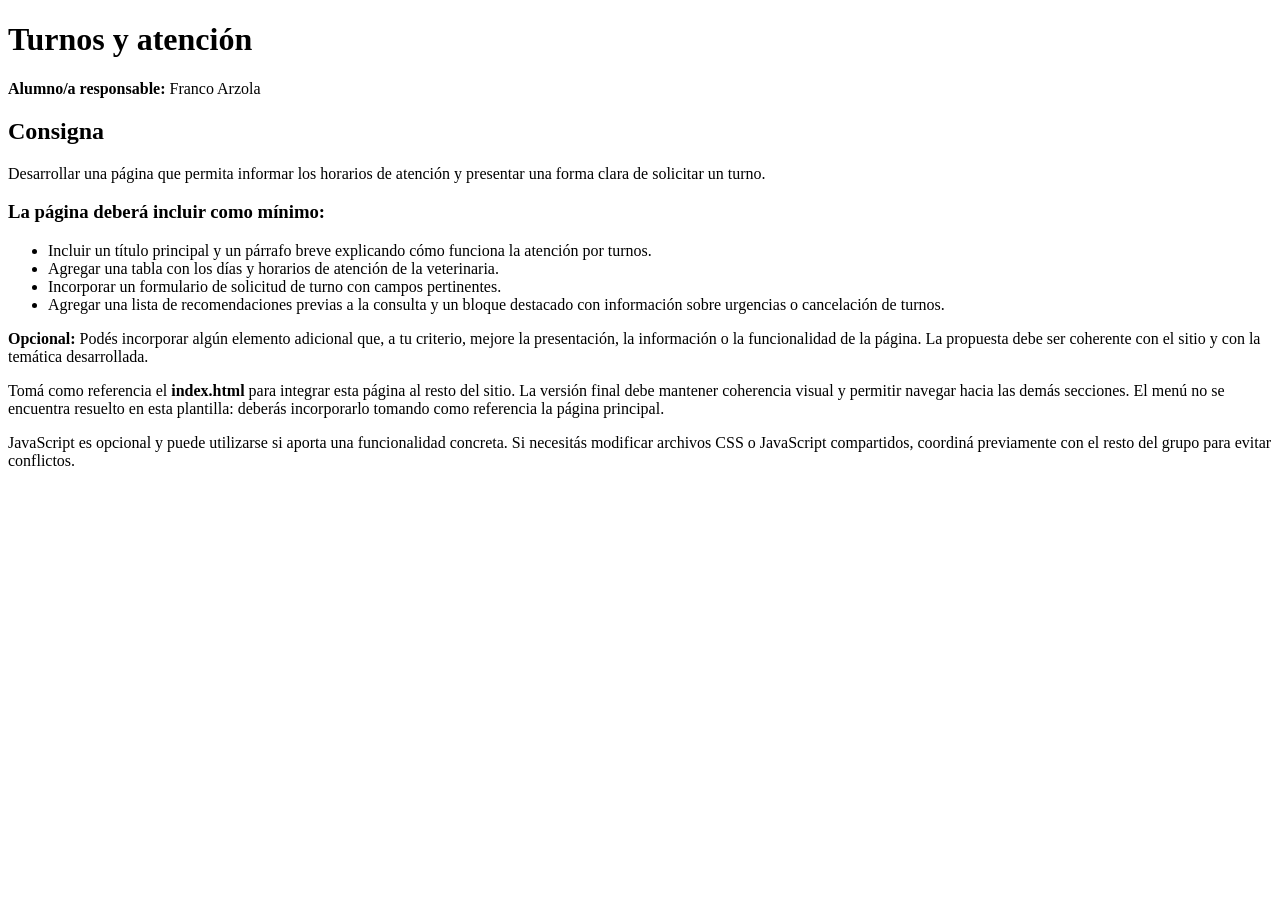
<file: paginas/turnos.html>
<!doctype html>
<html lang="es">
<head>
  <meta charset="utf-8">
  <meta name="viewport" content="width=device-width, initial-scale=1">
  <title>Turnos y atención | Clínica Veterinaria Huellas</title>
</head>
<body>

  <h1>Turnos y atención</h1>

  <p><strong>Alumno/a responsable:</strong> Franco Arzola</p>

  <h2>Consigna</h2>

  <p>Desarrollar una página que permita informar los horarios de atención y presentar una forma clara de solicitar un turno.</p>

  <h3>La página deberá incluir como mínimo:</h3>

  <ul>
        <li>Incluir un título principal y un párrafo breve explicando cómo funciona la atención por turnos.</li>
        <li>Agregar una tabla con los días y horarios de atención de la veterinaria.</li>
        <li>Incorporar un formulario de solicitud de turno con campos pertinentes.</li>
        <li>Agregar una lista de recomendaciones previas a la consulta y un bloque destacado con información sobre urgencias o cancelación de turnos.</li>
  </ul>

  <p>
    <strong>Opcional:</strong> Podés incorporar algún elemento adicional que, a tu criterio,
    mejore la presentación, la información o la funcionalidad de la página.
    La propuesta debe ser coherente con el sitio y con la temática desarrollada.
  </p>

  <p>
    Tomá como referencia el <strong>index.html</strong> para integrar esta página al resto del sitio.
    La versión final debe mantener coherencia visual y permitir navegar hacia las demás secciones.
    El menú no se encuentra resuelto en esta plantilla: deberás incorporarlo tomando como referencia
    la página principal.
  </p>

  <p>
    JavaScript es opcional y puede utilizarse si aporta una funcionalidad concreta.
    Si necesitás modificar archivos CSS o JavaScript compartidos, coordiná previamente con el resto del grupo
    para evitar conflictos.
  </p>

</body>
</html>
</file>
<file: css/estilos.css>
*{box-sizing:border-box}html{scroll-behavior:smooth}
:root{--verde:#1f9d73;--oscuro:#14352c;--texto:#607069;--fondo:#f6faf8;--blanco:#fff;--borde:#dce9e3;--suave:#e8f7f1;--sombra:0 18px 45px rgba(20,53,44,.10)}
body{margin:0;font-family:Arial,Helvetica,sans-serif;background:var(--fondo);color:var(--oscuro);line-height:1.6}
a{text-decoration:none;color:inherit}.contenedor{width:min(1160px,calc(100% - 32px));margin:auto}
.topbar{width:min(1160px,calc(100% - 32px));margin:18px auto;display:flex;align-items:center;justify-content:space-between;gap:24px;padding:14px 18px;background:#fff;border:1px solid var(--borde);border-radius:22px;position:sticky;top:12px;z-index:10;box-shadow:0 10px 30px rgba(20,53,44,.06)}
.logo{font-size:1.3rem;font-weight:800;display:flex;gap:10px;align-items:center}.logo span{background:var(--suave);padding:7px 9px;border-radius:12px}
.menu{display:flex;gap:8px}.menu a{padding:10px 14px;border-radius:12px;color:var(--texto);font-weight:700}.menu a:hover,.menu .activo{background:var(--suave);color:var(--verde)}
.menuBtn{display:none;border:0;background:var(--suave);font-size:1.35rem;width:44px;height:44px;border-radius:12px;cursor:pointer}
.hero{display:grid;grid-template-columns:1.05fr .95fr;gap:48px;align-items:center;min-height:530px;padding:40px 0}
.tag{display:inline-block;background:var(--suave);color:#117356;font-weight:800;font-size:.82rem;text-transform:uppercase;letter-spacing:.06em;padding:7px 11px;border-radius:999px}
h1,h2,h3{line-height:1.1;margin-top:0}h1{font-size:clamp(2.6rem,6vw,5rem);letter-spacing:-.05em;margin:14px 0 20px}h2{font-size:clamp(2rem,4vw,3.2rem);letter-spacing:-.04em}
.lead,.titulo p,.card p,.mensaje,.footer p,.texto{color:var(--texto)}.lead{font-size:1.08rem;max-width:680px}
.acciones{display:flex;gap:12px;flex-wrap:wrap;margin-top:28px}.btn{display:inline-block;border:0;border-radius:14px;padding:13px 18px;font-weight:800;cursor:pointer;font-size:1rem}.primario{background:var(--verde);color:#fff}.secundario{background:#fff;border:1px solid var(--borde);color:var(--oscuro)}.mensaje{font-weight:700;color:#117356;min-height:25px}
.heroVisual{position:relative;min-height:390px}.heroVisual:before{content:"";position:absolute;width:300px;height:300px;border-radius:50%;background:#dff6ed;left:50%;top:50%;transform:translate(-50%,-50%)}
.petCard{position:absolute;width:250px;background:#fff;border:1px solid var(--borde);border-radius:26px;padding:28px;box-shadow:var(--sombra);display:flex;flex-direction:column;gap:7px}.petCard span{font-size:4rem}.petCard b{font-size:1.35rem}.petCard small{color:var(--texto)}.perro{top:20px;left:0;transform:rotate(-5deg)}.gato{right:0;bottom:20px;transform:rotate(5deg)}
.stats{display:grid;grid-template-columns:repeat(3,1fr);gap:16px;margin-bottom:80px}.stats article{background:#fff;border:1px solid var(--borde);border-radius:20px;padding:24px;display:flex;flex-direction:column}.stats strong{font-size:2rem;color:#117356}.stats span{color:var(--texto)}
.seccion{margin-bottom:85px}.titulo{max-width:720px;margin-bottom:30px}.grid{display:grid;grid-template-columns:repeat(4,1fr);gap:18px}.card{background:#fff;border:1px solid var(--borde);border-radius:24px;padding:26px;min-height:270px;display:flex;flex-direction:column;transition:.2s}.card:hover{transform:translateY(-6px);box-shadow:var(--sombra)}.card .icono{font-size:2rem;background:var(--suave);width:58px;height:58px;display:grid;place-items:center;border-radius:16px;margin-bottom:26px}.card b{margin-top:auto;color:#117356}
.dosColumnas{display:grid;grid-template-columns:1fr 1fr;gap:36px;align-items:start;margin-bottom:85px}.check{list-style:none;padding:0}.check li{padding:8px 0 8px 30px;position:relative}.check li:before{content:"✓";position:absolute;left:0;color:var(--verde);font-weight:900}.nota{background:#fff;border:1px solid var(--borde);border-radius:24px;padding:28px;box-shadow:var(--sombra)}
.footer{display:flex;justify-content:space-between;gap:20px;border-top:1px solid var(--borde);padding:30px 0}.footer p{margin:4px 0}.materia{text-align:right}
@media(max-width:1000px){.grid{grid-template-columns:repeat(2,1fr)}}
@media(max-width:850px){.hero,.dosColumnas{grid-template-columns:1fr}.stats{grid-template-columns:1fr}.footer{flex-direction:column}.heroVisual{min-height:330px}.materia{text-align:left}}
@media(max-width:700px){.menuBtn{display:block}.menu{display:none;position:absolute;left:0;right:0;top:82px;background:#fff;border:1px solid var(--borde);border-radius:18px;padding:12px;flex-direction:column;box-shadow:var(--sombra)}.menu.abierto{display:flex}.petCard{width:210px;padding:22px}.hero{padding-top:20px}.grid{grid-template-columns:1fr}}
</file>
